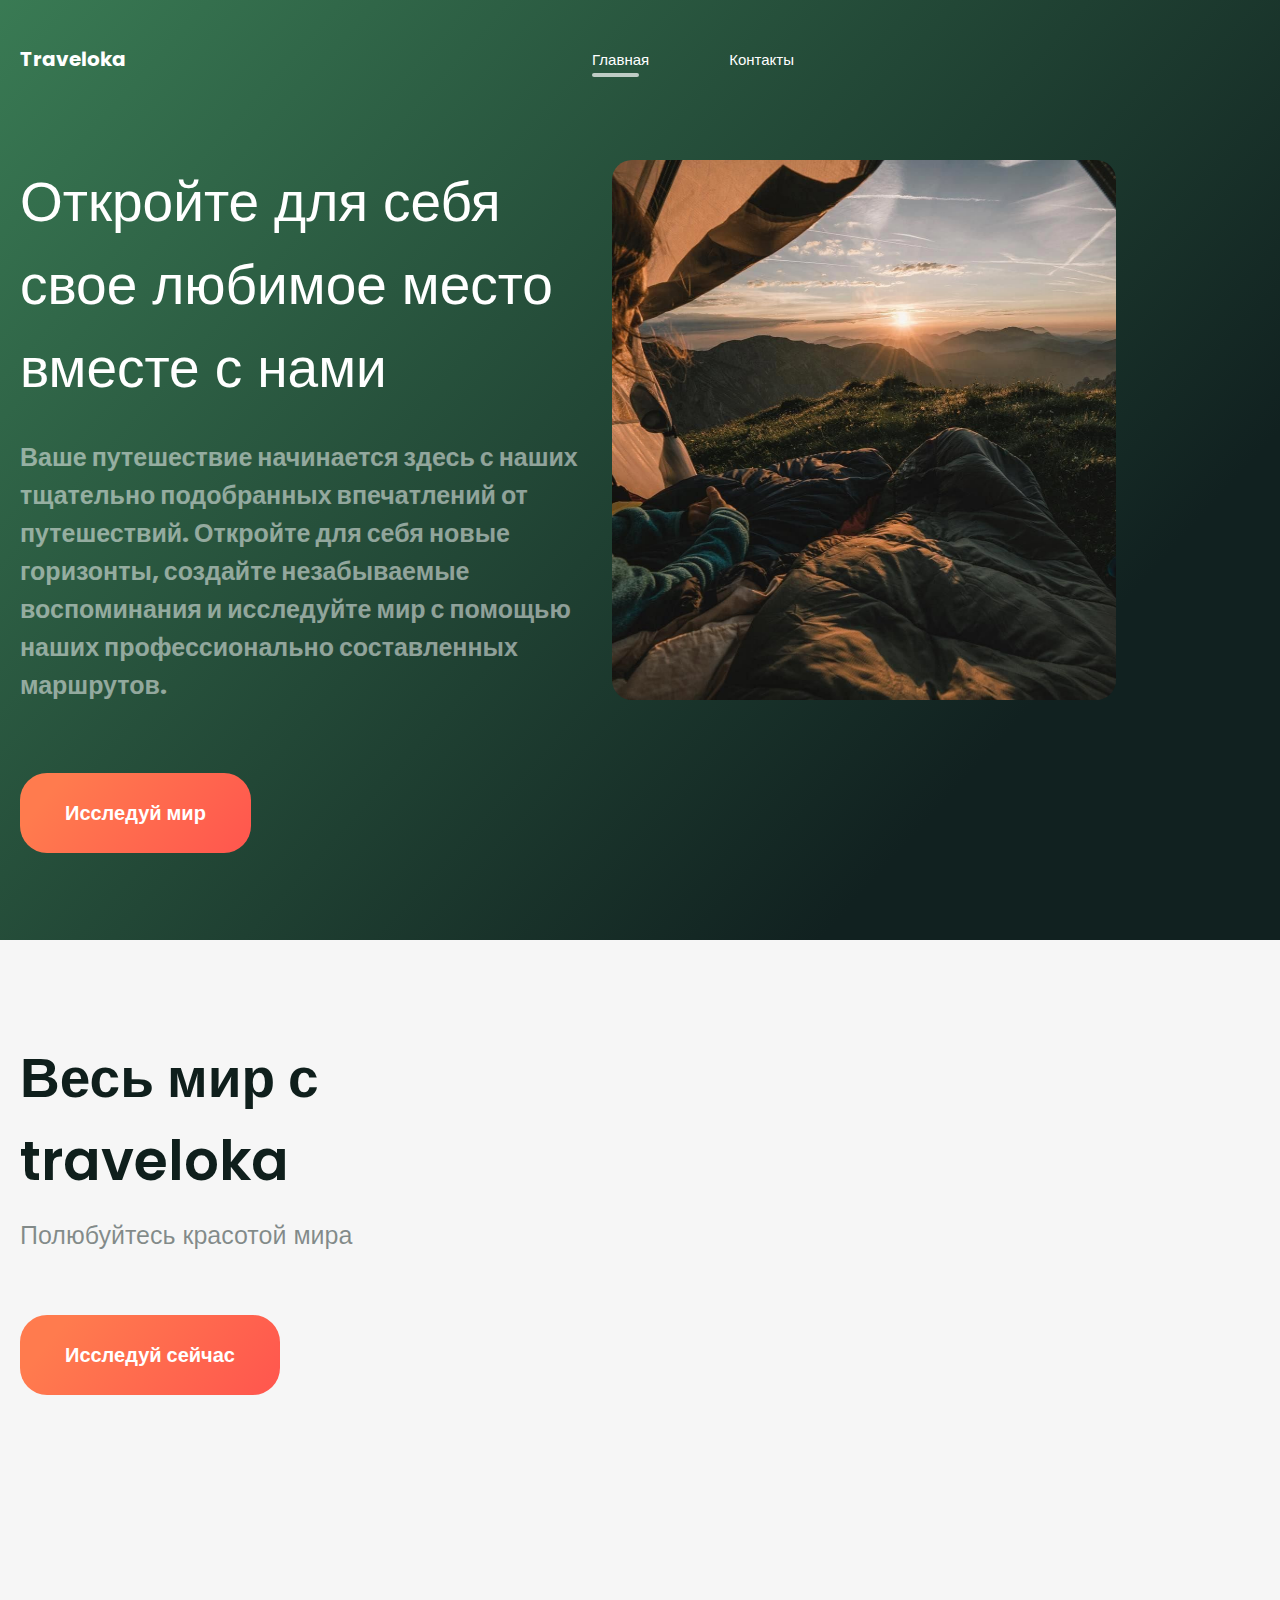
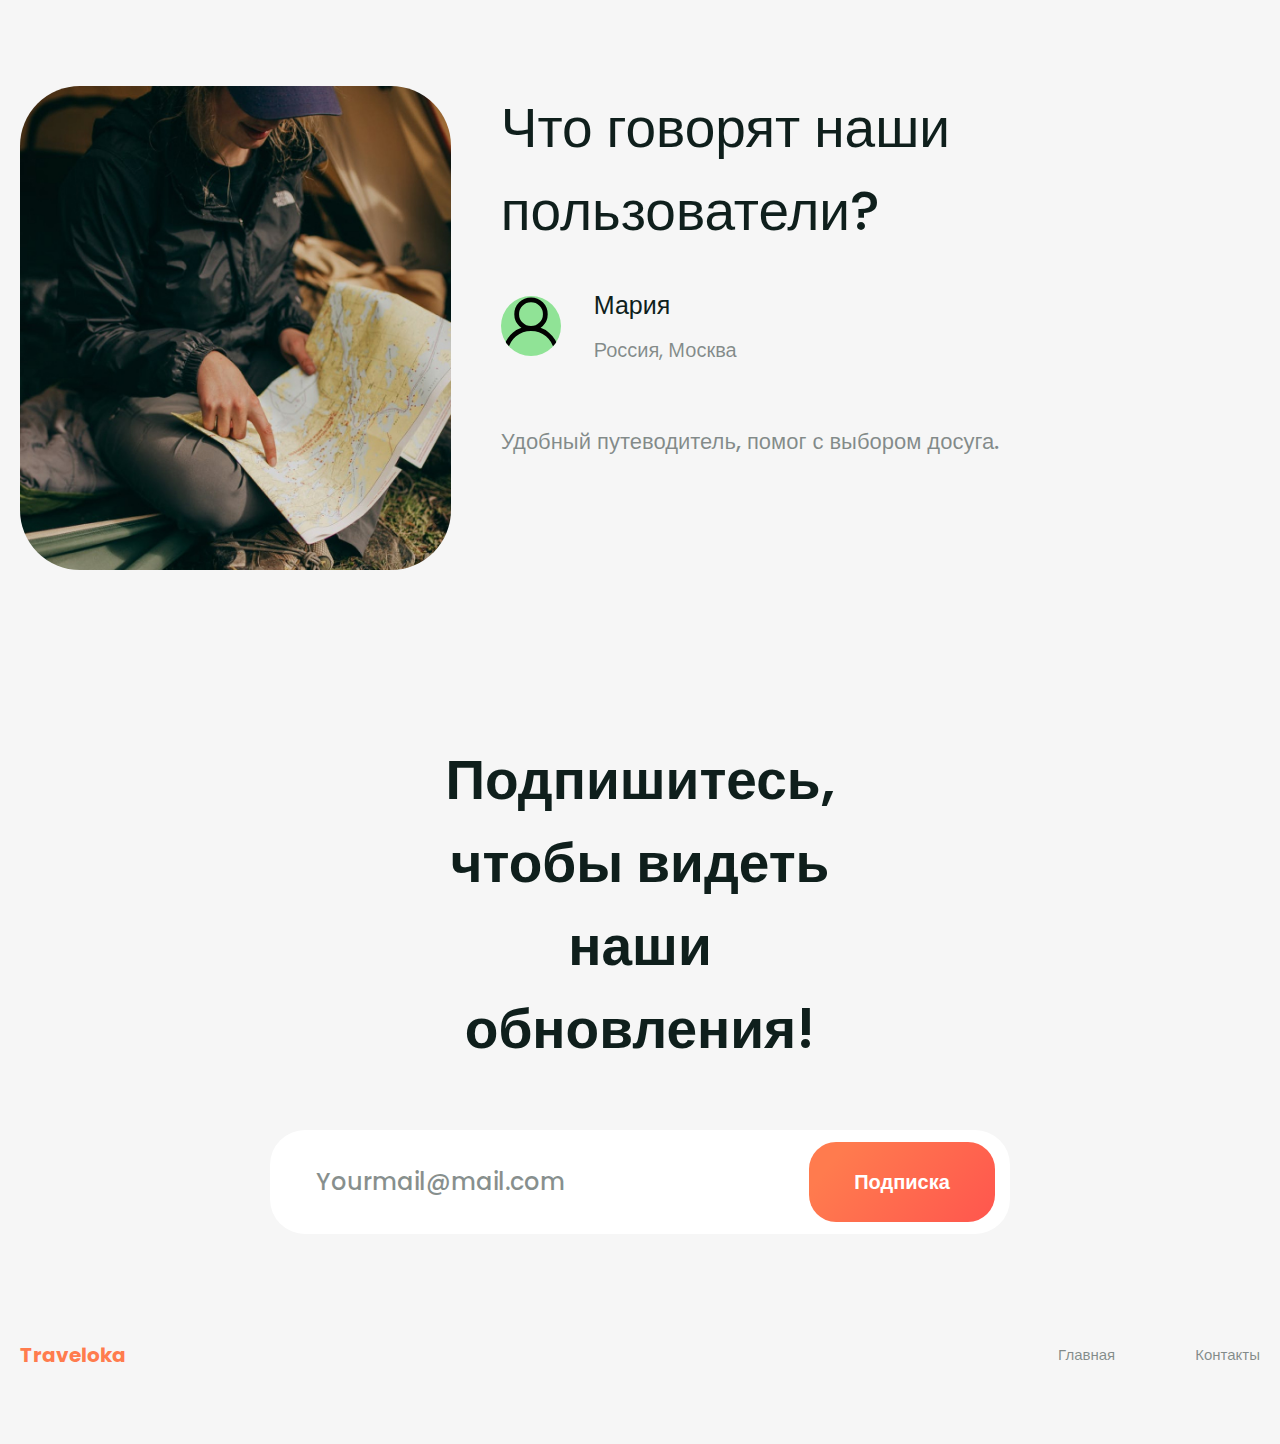
<file: index.html>
<!DOCTYPE html>
<html lang="ru">
    <head>
		<meta charset="UTF-8" />
		<meta http-equiv="X-UA-Compatible" content="IE=edge" />
		<meta name="viewport" content="width=device-width, initial-scale=1.0" />
		<title>Travel project</title>
		<link rel="stylesheet" href="./assets/css/index.css" />
		<link rel="stylesheet" href="https://cdnjs.cloudflare.com/ajax/libs/OwlCarousel2/2.3.4/assets/owl.carousel.min.css" integrity="sha512-tS3S5qG0BlhnQROyJXvNjeEM4UpMXHrQfTGmbQ1gKmelCxlSEBUaxhRBj/EFTzpbP4RVSrpEikbmdJobCvhE3g=="crossorigin="anonymous"referrerpolicy="no-referrer"/>
		<link rel="stylesheet" href="https://cdnjs.cloudflare.com/ajax/libs/OwlCarousel2/2.3.4/assets/owl.theme.default.css"integrity="sha512-OTcub78R3msOCtY3Tc6FzeDJ8N9qvQn1Ph49ou13xgA9VsH9+LRxoFU6EqLhW4+PKRfU+/HReXmSZXHEkpYoOA=="crossorigin="anonymous"referrerpolicy="no-referrer"/>
	</head>
<body>
    <header class="header">
        <div class="container">
            <div class="header__top">
                <nav class="nav">
                    <div class="nav__logo">
                        <h2 class="logo"><a href="#">Traveloka</a></h2>
                    </div>
                    <div class="nav__burger" id="burger">
                        <div class="nav__burger-line"></div>
                        <div class="nav__burger-line"></div>
                        <div class="nav__burger-line"></div>
                    </div>
                    <ul class="nav__list nav__list--header" id="navList">
                        <li><a href="#" class="active">Главная</a></li>
                        <li><a href="./index1.html">Контакты</a></li>
                    </ul>
                    <ul class="nav__login nav__login--header">
                        <!-- <li><a href="#">Регистрация</a></li>
                        <li><a href="#" class="btn">Вход</a></li> -->
                    </ul>
                </nav>
            </div>
            <img id="loading-icon" class="loading__icon__image" src="./assets/img/loading.gif" width="30%" height="30%" alt="Loading...">

            <div class="header__row">
                <div class="header__content">
                    <h1 class="header__title">Откройте для себя свое любимое место вместе с нами</h1>
                    <div class="header__text">
                        <p>Ваше путешествие начинается здесь с наших тщательно подобранных впечатлений от путешествий. Откройте для себя новые горизонты, создайте незабываемые воспоминания и исследуйте мир с помощью наших профессионально составленных маршрутов.</p>
                    </div>
                    <div class="header_button">
                        <a href="./index2.html" class="btn">Исследуй мир</a>
                    </div>
                </div>

                <div class="header__img">
                    <img src="./assets/img/index.jpg" alt="img" />
                </div>
            </div>
        </div>
    </header>

    <section class="destinations">
        <div class="container-right">
            <div class="destinations__row">
                <div class="destinations__content">
                    <h2 class="destinations__title">Весь мир с traveloka</h2>
                    <div class="destinations__text">
                        <p>Полюбуйтесь красотой мира</p>
                    </div>
                    <a href="./index2.html" class="btn">Исследуй сейчас</a>
                </div>
                <iframe src="https://www.google.com/maps/embed?pb=!4v1732342065623!6m8!1m7!1sDVubMlZymEIAAAQINSR9pA!2m2!1d24.41253504889598!2d54.47484748834667!3f77.35426456791927!4f4.2078608658107015!5f0.7820865974627469" width="600" height="450" style="border:0;" allowfullscreen="" loading="lazy" referrerpolicy="no-referrer-when-downgrade"></iframe>

            </div>
        </div>
    </section>
    <section class="customers">
        <div class="container">
            <div class="customers__row">
                <div class="customers__img">
                    <img src="./assets/img/customers.jpg" alt="Customer" />
                </div>
                <div class="customers__content">
                    <h2 class="customers__title">Что говорят наши пользователи?</h2>
                    <div class="review__client">
                        <div class="review__client-avatar">
                            <img src="./assets/img/account-svgrepo-com.svg" alt="img" />
                        </div>
                        <div class="review__client-desc">
                            <h3 class="review__client-desc-name">Мария</h3>
                            <p class="review__client-desc-country">Россия, Москва</p>
                        </div>
                    
                        </div>
                        <div class="review__text">
                            <p>Удобный путеводитель, помог с выбором досуга.</p>
                        </div>
                    </div>
                </div>
            </div>
        </div>
    </section>
    <section class="subscribe">
        <div class="container">
            <div class="subscribe__content">
                <h2 class="subscribe__title">Подпишитесь, чтобы видеть наши обновления!</h2>
                <form class="subscribe__form">
                    <input type="email" class="subscribe__form__input" placeholder="Yourmail@mail.com" />
                    <button class="btn">Подписка</button>
                </form>
            </div>
        </div>
    </section>
    <footer class="footer">
        <div class="container">
            <nav class="nav nav--footer">
                <div class="nav__logo">
                    <h2 class="logo logo--footer"><a href="#">Traveloka</a></h2>
                </div>

                <ul class="nav__list nav__list--footer">
                    <li><a href="#" class="active">Главная</a></li>
                    <li><a href="./index1.html">Контакты</a></li>
                </ul>
            </nav>
        </div>
    </footer>
    <script src="./assets/js/index.js"></script>
</body>
</html>
</file>
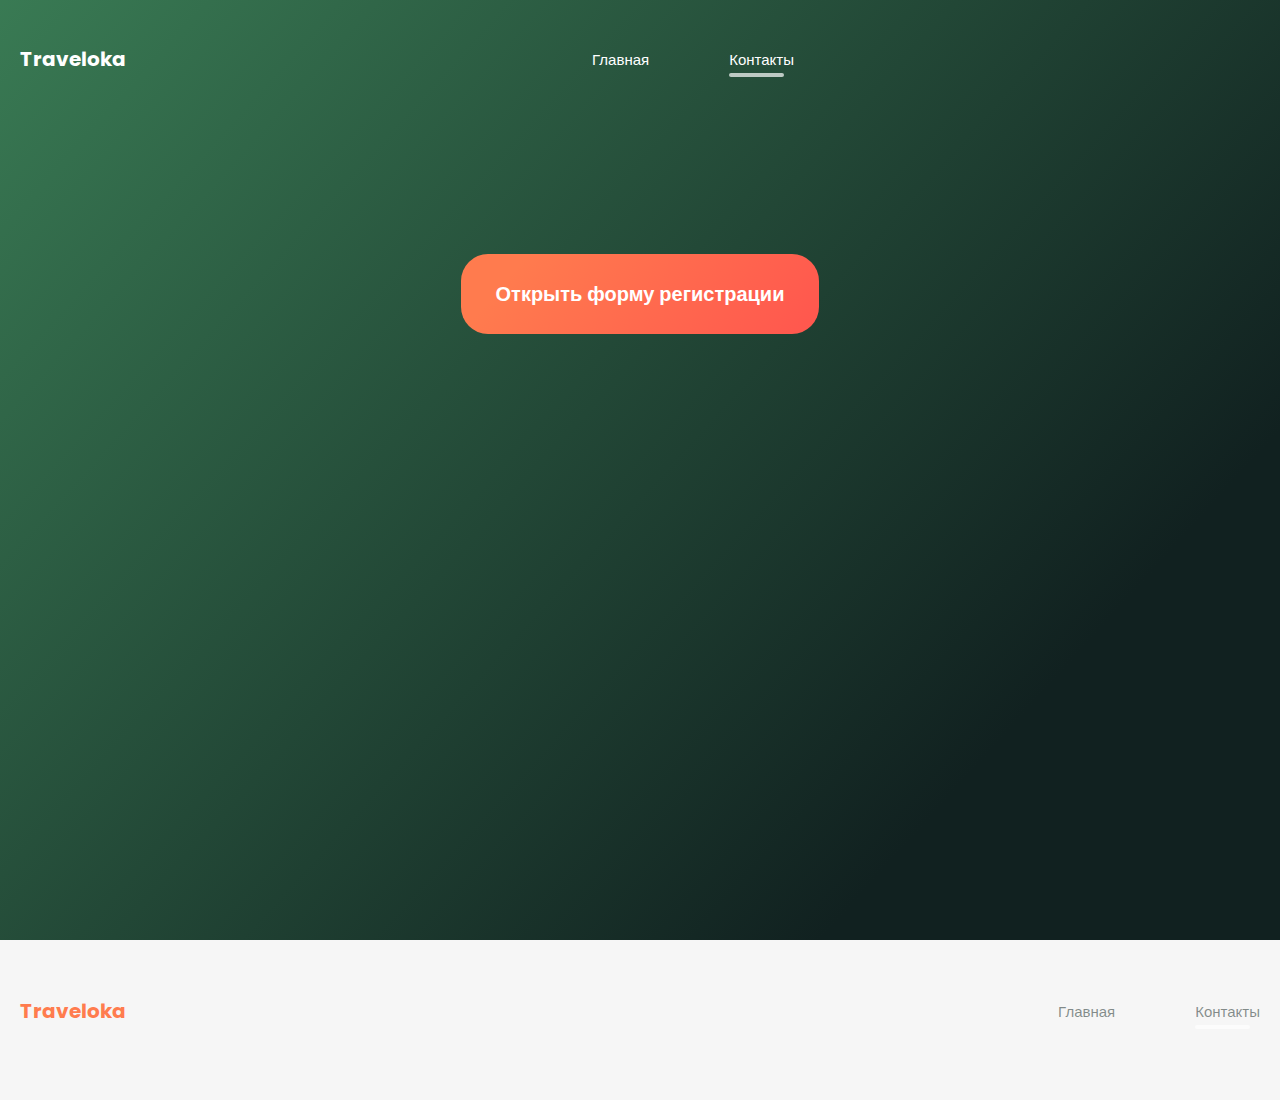
<file: index1.html>
<!DOCTYPE html>
<html lang="ru">
    <head>
		<meta charset="UTF-8" />
		<meta http-equiv="X-UA-Compatible" content="IE=edge" />
		<meta name="viewport" content="width=device-width, initial-scale=1.0" />
		<title>traveloka</title>
		<link rel="stylesheet" href="./assets/css/index1.css" />
		<link rel="stylesheet" href="https://cdnjs.cloudflare.com/ajax/libs/OwlCarousel2/2.3.4/assets/owl.carousel.min.css" integrity="sha512-tS3S5qG0BlhnQROyJXvNjeEM4UpMXHrQfTGmbQ1gKmelCxlSEBUaxhRBj/EFTzpbP4RVSrpEikbmdJobCvhE3g=="crossorigin="anonymous"referrerpolicy="no-referrer"/>
		<link rel="stylesheet" href="https://cdnjs.cloudflare.com/ajax/libs/OwlCarousel2/2.3.4/assets/owl.theme.default.css"integrity="sha512-OTcub78R3msOCtY3Tc6FzeDJ8N9qvQn1Ph49ou13xgA9VsH9+LRxoFU6EqLhW4+PKRfU+/HReXmSZXHEkpYoOA=="crossorigin="anonymous"referrerpolicy="no-referrer"/>
	</head>
<body>
    <header class="header">
        <div class="container">
            <div class="header__top">
                <nav class="nav">
                    <div class="nav__logo">
                        <h2 class="logo"><a href="#">Traveloka</a></h2>
                    </div>
                    <div class="nav__burger" id="burger">
                        <div class="nav__burger-line"></div>
                        <div class="nav__burger-line"></div>
                        <div class="nav__burger-line"></div>
                    </div>
                    <ul class="nav__list nav__list--header" id="navList">
                        <li><a href="./index.html" >Главная</a></li>
                        <li><a href="./index1.html" class="active">Контакты</a></li>
                    </ul>
                    <ul class="nav__login nav__login--header">
                        <!-- <li><a href="#">Регистрация</a></li>
                        <li><a href="#" class="btn">Вход</a></li> -->
                    </ul>
                </nav>
            </div>
        </div>

            <img id="loading-icon" class="loading__icon__image" src="./assets/img/loading.gif" width="30%" height="30%" alt="Loading...">

        <button id="openModalBtn" class="open-modal-button">Открыть форму регистрации</button>

        <div id="registrationModal" class="modal">
            <div class="modal-content">
                <span class="close">&times;</span>
                <h2>Регистрация</h2>
                <form id="registrationForm">
                    <div class="form-group">
                        <label for="firstName">Имя:</label>
                        <input type="text" id="firstName" name="firstName" required>
                    </div>
                    <div class="form-group">
                        <label for="lastName">Фамилия:</label>
                        <input type="text" id="lastName" name="lastName" required>
                    </div>
                    <div class="form-group">
                        <label for="email">Email:</label>
                        <input type="email" id="email" name="email" required>
                    </div>
                    <div class="form-group">
                        <label for="password">Пароль:</label>
                        <input type="password" id="password" name="password" required>
                    </div>
                    <div class="form-group">
                        <label for="confirmPassword">Подтвердите пароль:</label>
                        <input type="password" id="confirmPassword" name="confirmPassword" required>
                    </div>
                    <div class="form-group">
                        <button type="submit">Зарегистрироваться</button>
                    </div>
                </form>
            </div>
        </div>
    </header>
<footer class="footer">
        <div class="container">
            <nav class="nav nav--footer">
                <div class="nav__logo">
                    <h2 class="logo logo--footer"><a href="#">Traveloka</a></h2>
                </div>

                <ul class="nav__list nav__list--footer">
                    <li><a href="./index.html">Главная</a></li>
                    <li><a href="#" class="active">Контакты</a></li>
                </ul>
            </nav>
        </div>
    </footer>
    <script src="./assets/js/index1.js"></script>
</body>
</html>
</file>
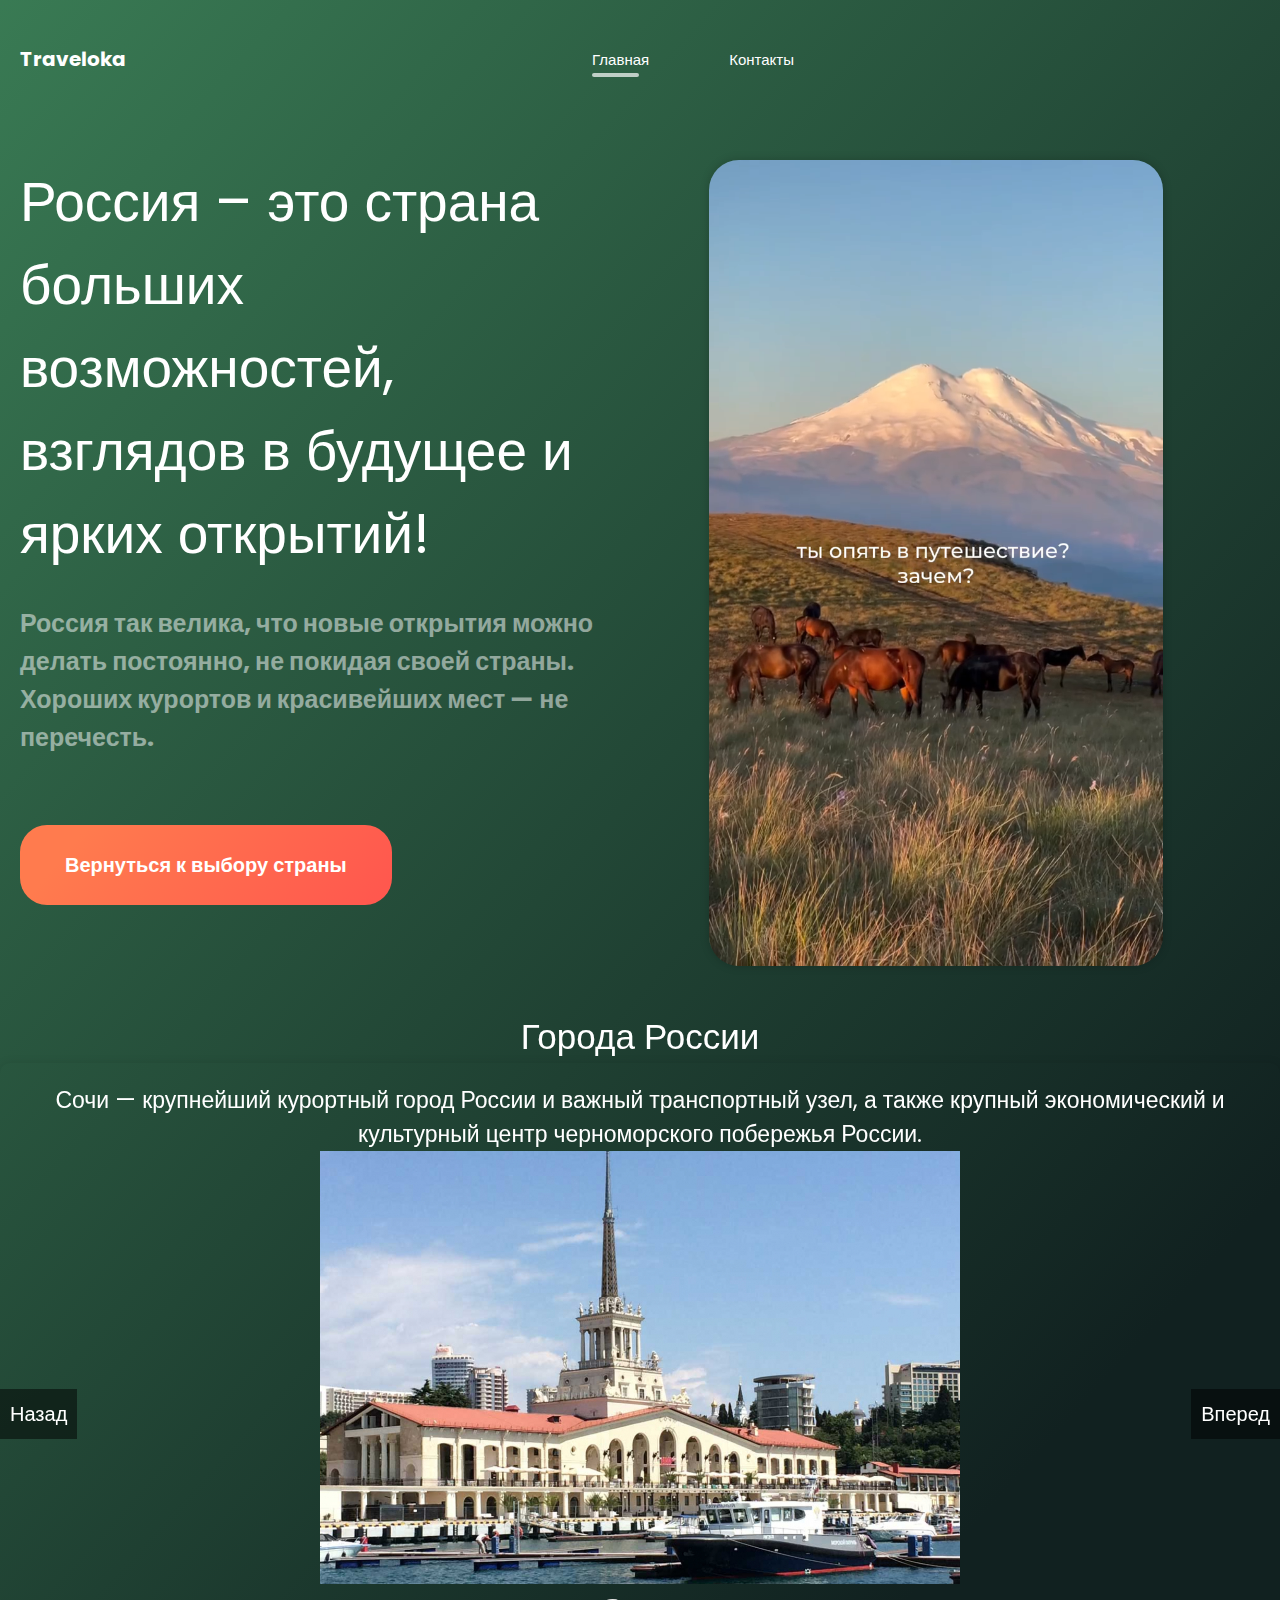
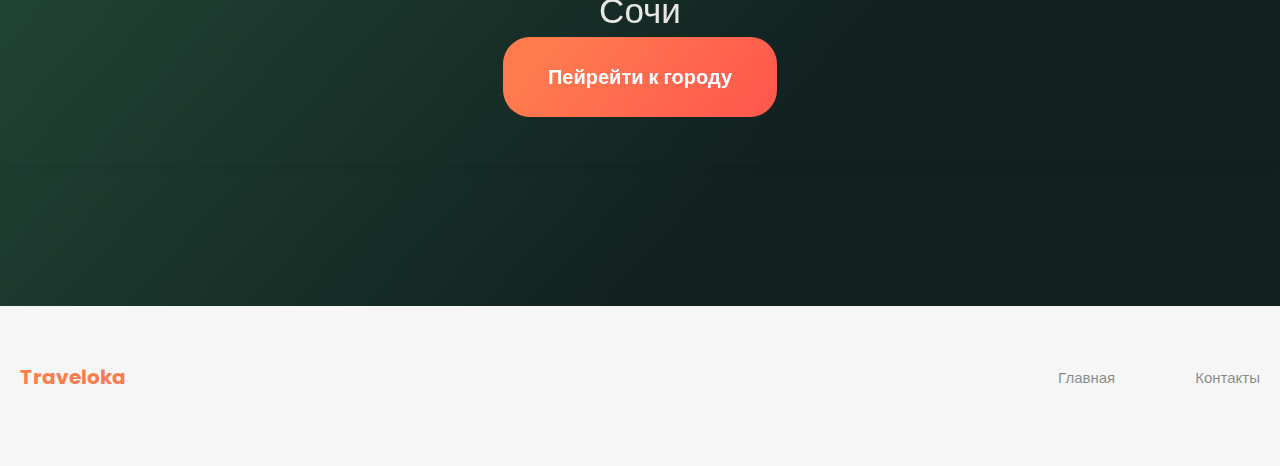
<file: index3.html>
<!DOCTYPE html>
<html lang="ru">
    <head>
		<meta charset="UTF-8" />
		<meta http-equiv="X-UA-Compatible" content="IE=edge" />
		<meta name="viewport" content="width=device-width, initial-scale=1.0" />
		<title>traveloka</title>
		<link rel="stylesheet" href="./assets/css/index3.css" />
		<link rel="stylesheet" href="https://cdnjs.cloudflare.com/ajax/libs/OwlCarousel2/2.3.4/assets/owl.carousel.min.css" integrity="sha512-tS3S5qG0BlhnQROyJXvNjeEM4UpMXHrQfTGmbQ1gKmelCxlSEBUaxhRBj/EFTzpbP4RVSrpEikbmdJobCvhE3g=="crossorigin="anonymous"referrerpolicy="no-referrer"/>
		<link rel="stylesheet" href="https://cdnjs.cloudflare.com/ajax/libs/OwlCarousel2/2.3.4/assets/owl.theme.default.css"integrity="sha512-OTcub78R3msOCtY3Tc6FzeDJ8N9qvQn1Ph49ou13xgA9VsH9+LRxoFU6EqLhW4+PKRfU+/HReXmSZXHEkpYoOA=="crossorigin="anonymous"referrerpolicy="no-referrer"/>
	</head>
<body>
    <header class="header">
        <div class="container">
            <div class="header__top">
                <nav class="nav">
                    <div class="nav__logo">
                        <h2 class="logo"><a href="#">Traveloka</a></h2>
                    </div>
                    <div class="nav__burger" id="burger">
                        <div class="nav__burger-line"></div>
                        <div class="nav__burger-line"></div>
                        <div class="nav__burger-line"></div>
                    </div>
                    <ul class="nav__list nav__list--header" id="navList">
                        <li><a href="#" class="active">Главная</a></li>
                        <li><a href="./index1.html">Контакты</a></li>
                    </ul>
                    <ul class="nav__login nav__login--header">
                        <!-- <li><a href="#">Регистрация</a></li>
                        <li><a href="#" class="btn">Вход</a></li> -->
                    </ul>
                </nav>
            </div>
                            <!-- <div id="loading-icon"> -->
                                <img id="loading-icon" class="loading__icon__image" src="./assets/img/loading.gif" width="30%" height="30%" alt="Loading...">
                                <!-- </div> -->

            <div class="header__row">
                <div class="header__content">
                    <h1 class="header__title">Россия – это страна больших возможностей, взглядов в будущее и ярких открытий!</h1>
                    <div class="header__text">
                        <p>Россия так велика, что новые открытия можно делать постоянно, не покидая своей страны. Хороших курортов и красивейших мест — не перечесть.</p>
                    </div>
                    <a href="./index2.html" class="btn">Вернуться к выбору страны</a>
                </div>
                <div class="video-container">
                    <video class="video-frame" autoplay loop muted>
                        <source src="./assets/img/video.mp4" type="video/mp4">
                        <source src="./assets/img/video.mp4" type="video/ogg">
                    </video>
                </div>
            </div>
        </div>
        <div class="product">
            <h2 class="product__txt">Города России</h2>
            <div class="slider-container">

                <div class="slider">
                    <div class="slide"> 
                        <div class="slide__text">
                            <p>Сочи — крупнейший курортный город России и важный транспортный узел, а также крупный экономический и культурный центр черноморского побережья России.</p>
                            <div class="product__card">
                                <img src="./assets/img/ssssochi.jpg"  id="openModal" style="cursor: pointer;" alt="img" class="product__img">
                                <h3 class="slide__title">Сочи</h3>
                                <a href="#" class="btn">Пейрейти к городу</a>
                            </div>
                        </div>
                    </div>
                    <div class="slide">
                        <div class="slide__text">
                            <p>Оренбург — город в России, административный центр Оренбургской области.  В городе развита сеть образовательных учреждений.</p>
                            <div class="product__card">
                                <img src="./assets/img/orenburg.jpg"  id="openModal" style="cursor: pointer;" alt="img" class="product__img">
                                <h3 class="product__h3">Оренбург</h3>
                                <a href="#" class="btn">Пейрейти к городу</a>
                            </div>
                        </div>
                    </div>
                    <div class="slide">
                        <div class="slide__text">
                            <p>Новороссийск — город на юге России, в Краснодарском крае. В городе расположена Военно-морская база Черноморского флота Российской Федерации и крупнейший порт России и Чёрного моря.</p>
                            <div class="product__card">
                                <img src=".//assets/img/novorossijsk.jpg"  id="openModal" style="cursor: pointer;" alt="img" class="product__img">
                                <h3 class="product__h3">Новороссийск</h3>
                                <a href="#" class="btn">Пейрейти к городу</a>
                            </div>
                        </div>
                    </div>
                    <div class="slide">
                        <div class="slide__text">
                            <p>Грозный — город на Северном Кавказе, на юге России, столица Чеченской Республики. Один из крупнейших городов Северного Кавказа: второе место по площади и третье — по населению</p>
                            <div class="product__card">
                                <img src="./assets/img/groz.jpg"  id="openModal" style="cursor: pointer;" alt="img" class="product__img">
                                <h3 class="product__h3">Грозный</h3>
                                <a href="#" class="btn">Пейрейти к городу</a>
                             </div>
                        </div>
                    </div>
                    <div class="slide">
                        <div class="slide__text">
                            <p>Челябинск — город в Российской Федерации, административный центр Челябинской области.  Крупный промышленный центр, деловой, научный, культурный и спортивный центр Южного Урала.</p>
                            <div class="product__item"><div class="product__card">
                                <img src="./assets/img/CHelyabinsk.jpg"  id="openModal" style="cursor: pointer;" alt="img" class="product__img">
                                <h3 class="product__h3">Челябинск</h3>
                                <a href="./index5.html" class="btn">Пейрейти к городу</a>
                            </div>
                        </div>
                    </div>
                </div>
            </div>
            <button class="prev-btn">Назад</button>
            <button class="next-btn">Вперед</button>
        </div>
    </header>

<footer class="footer">
        <div class="container">
            <nav class="nav nav--footer">
                <div class="nav__logo">
                    <h2 class="logo logo--footer"><a href="#">Traveloka</a></h2>
                </div>

                <ul class="nav__list nav__list--footer">
                    <li><a href="./index.html">Главная</a></li>
                    <li><a href="./index1.html">Контакты</a></li>
                </ul>
            </nav>
        </div>
    </footer>
    <script src="./assets/js/index3.js"></script>
</body>
</html>
</file>
<file: assets/css/index.css>
@import './reset.css';
@import url("https://fonts.googleapis.com/css2?family=Poppins:wght@400;500;600;700&display=swap");
* {
  margin: 0;
  padding: 0;
}

.loading__icon__image {
  display: flex;
  margin: 0 auto;
  justify-content: center;
}

:root {
  --container-width: 1270px;
  --container-padding: 15px;
  --secondary: rgba(15, 31, 28, 0.5);
  --orange: #ff7c4e;
}

body {
  font-family: "Poppins", sans-serif;
  background-color: #f6f6f6;
  color: #0f1f1c;
}

.none {
  display: none !important;
}

.container {
  max-width: var(--container-width);
  padding: 0 var(--container-padding);
  margin: 0 auto;
}

.container-right {
  padding-left: calc((100% - var(--container-width)) / 2 + var(--container-padding));
}

.container-left {
  padding-right: calc((100% - var(--container-width)) / 2 + var(--container-padding));
}

.block {
  height: 200px;
  background-color: darkseagreen;
}

a, button {
  text-decoration: none;
  display: inline-block;
  transition: transform 0.3s ease;
}
a:hover, button:hover {
  transform: scale(1.2);
}

.header {
  overflow: hidden;
  position: relative;
  min-height: 940px;
  padding-top: 44px;
  background: linear-gradient(132.05deg, #428e5f -17.38%, #112120 78.4%), #204434;
  color: #fff;
}
.header a {
  color: #fff;
}
.header__top {
  margin-bottom: 86px;
}
.header__button {
  display: flex;
  margin-bottom: 30px;
}
.header__row {
  display: flex;
}
.header__content {
  max-width: 592px;
  position: relative;
  z-index: 1;
}
.header__img {
  position: relative;
  flex-grow: 1;
}
.header__img img {
  top: -181px;
  right: -87px;
  max-width: unset;
  width: 504px;
  height: 540px;
  pointer-events: none;
  border-radius: 20px;
}
.header__title {
  margin-bottom: 30px;
  font-size: 55px;
}
.header__text {
  margin-bottom: 68px;
  font-size: 25px;
  font-weight: 700;
  color: rgba(255, 255, 255, 0.5);
}

.nav {
  display: flex;
  justify-content: space-between;
  align-items: center;
  -moz-column-gap: 80px;
       column-gap: 80px;
}
.nav__list {
  display: flex;
  -moz-column-gap: 80px;
       column-gap: 80px;
  font-size: 15px;
  font-weight: 500;
}
.nav__list a {
  position: relative;
}
.nav__list a.active::after, .nav__list a:hover::after {
  content: "";
  position: absolute;
  left: 0;
  right: 10px;
  bottom: -6px;
  display: block;
  height: 4px;
  background-color: rgba(255, 255, 255, 0.7019607843);
  border-radius: 50px;
}
.nav__login {
  display: flex;
  align-items: center;
  -moz-column-gap: 25px;
       column-gap: 25px;
  font-size: 15px;
  font-weight: 500;
}

.nav__burger {
  display: none;
  flex-direction: column;
  cursor: pointer;
}

.nav__burger-line {
  width: 25px;
  height: 3px;
  background-color: rgb(255, 255, 255);
  margin: 4px 0;
}

@media (max-width: 600px) {
  .nav__burger {
    display: flex;
  }
  .nav__list--header {
    display: none;
    flex-direction: column;
    width: 70%;
    height: 50%;
    background-color: rgba(0, 0, 0, 0.8156862745);
    position: absolute;
    top: 60px;
    left: 0;
    padding: 20px;
  }
  .nav__list--header.active {
    display: flex;
    justify-content: center;
    gap: 40px;
    z-index: 2;
  }
  .nav__list--header li {
    margin: 10px 0;
  }
  .nav__login--header {
    display: none;
  }
}
.logo {
  font-size: 20px;
  color: #fff;
  font-weight: 700;
}
.logo a {
  color: inherit !important;
}
.logo--footer {
  color: var(--orange);
}

.destinations {
  overflow-x: hidden;
  padding: 96px 0 100px;
}
.destinations__row {
  display: flex;
  -moz-column-gap: 50px;
       column-gap: 50px;
}
.destinations__content {
  max-width: 456px;
}
.destinations__title {
  margin-bottom: 15px;
  font-size: 55px;
  font-weight: 600;
}
.destinations__text {
  margin-bottom: 60px;
  font-size: 25px;
  font-weight: 500;
  color: var(--secondary);
}

.customers {
  padding: 100px 0 133px;
}
.customers__row {
  display: flex;
  -moz-column-gap: 68px;
       column-gap: 68px;
}
.customers__img {
  max-width: 478px;
}
.customers__img img {
  border-radius: 60px;
}
.customers__title {
  margin-bottom: 35px;
  font-size: 45px;
  font-weight: 500;
}

.review {
  max-width: 490px;
}
.review__client {
  display: flex;
  align-items: center;
  -moz-column-gap: 33px;
       column-gap: 33px;
  margin-bottom: 60px;
}
.review__client-avatar {
  overflow: hidden;
  width: 60px;
  height: 60px;
  border-radius: 50%;
  background-color: #90e396;
}
.review__client-desc-name {
  margin-bottom: 10px;
  font-size: 25px;
  font-weight: 500;
}
.review__client-desc-country {
  font-size: 20px;
  color: var(--secondary);
}
.review__text {
  margin-bottom: 30px;
  color: var(--secondary);
  font-size: 22px;
  font-weight: 500;
}

.subscribe {
  padding: 35px 0 50px;
}
.subscribe__content {
  display: flex;
  flex-direction: column;
  align-items: center;
  text-align: center;
}
.subscribe__title {
  margin-bottom: 60px;
  max-width: 494px;
  font-size: 55px;
  font-weight: 600;
}
.subscribe__form {
  padding: 12px 15px 12px 46px;
  border-radius: 35px;
  background-color: #fff;
  display: flex;
  -moz-column-gap: 20px;
       column-gap: 20px;
}
.subscribe__form__input {
  font-size: 24px;
  font-weight: 500;
}
.subscribe__form__input::-moz-placeholder {
  color: var(--secondary);
}
.subscribe__form__input::placeholder {
  color: var(--secondary);
}

.footer {
  padding: 56px 0 74px;
}
.footer a {
  color: var(--secondary);
}
.footer a.active::after, .footer a:hover::after {
  display: none;
}

.btn {
  display: inline-block;
  padding: 25px 45px;
  color: #fff !important;
  background: linear-gradient(129.54deg, #ff7b4e 15.57%, #ff584e 95.03%);
  border-radius: 27px;
  font-size: 20px;
  font-weight: 600;
}
.btn:hover {
  color: rgb(245, 198, 127) !important;
  transition: color 0.2s ease-in;
}
.btn:active {
  position: relative;
  top: 1px;
}

@media (max-width: 767px) {
  .header {
    min-height: 600px;
    padding-top: 30px;
  }
  .header__title {
    font-size: 20px;
  }
  .header__text {
    font-size: 15px;
    margin-bottom: 30px;
  }
  .nav {
    flex-direction: column;
    align-items: flex-start;
    row-gap: 20px;
  }
  .nav__list {
    flex-direction: column;
    row-gap: 10px;
  }
  .nav__login {
    flex-direction: column;
    row-gap: 10px;
  }
  .destinations__row,
  .customers__row {
    flex-direction: column;
    row-gap: 30px;
  }
  .destinations__title,
  .customers__title {
    font-size: 30px;
  }
  .destinations__text,
  .customers__text {
    font-size: 18px;
  }
  .review__client {
    flex-direction: column;
    row-gap: 20px;
  }
  .subscribe__title {
    font-size: 30px;
  }
  .subscribe__form {
    display: flex;
    align-items: center;
    justify-content: center;
    flex-direction: column;
    row-gap: 10px;
  }
  .footer {
    padding: 30px 0;
  }
}
@media (min-width: 768px) and (max-width: 1023px) {
  .header {
    min-height: 700px;
    padding-top: 25px;
  }
  .header__title {
    font-size: 40px;
  }
  .header__text {
    font-size: 15px;
    margin-bottom: 40px;
  }
  .nav {
    -moz-column-gap: 40px;
         column-gap: 40px;
  }
  .nav__list {
    -moz-column-gap: 40px;
         column-gap: 40px;
  }
  .destinations__row,
  .customers__row {
    -moz-column-gap: 30px;
         column-gap: 30px;
  }
  .destinations__title,
  .customers__title {
    font-size: 40px;
  }
  .destinations__text,
  .customers__text {
    font-size: 20px;
  }
  .review__client {
    -moz-column-gap: 20px;
         column-gap: 20px;
  }
  .subscribe__title {
    font-size: 40px;
  }
  .subscribe__form {
    -moz-column-gap: 10px;
         column-gap: 10px;
  }
  .footer {
    padding: 40px 0;
  }
}
@media (min-width: 1024px) {
  .header {
    min-height: 940px;
    padding-top: 44px;
  }
  .header__title {
    font-size: 55px;
  }
  .header__text {
    font-size: 25px;
    margin-bottom: 68px;
  }
  .nav {
    -moz-column-gap: 80px;
         column-gap: 80px;
  }
  .nav__list {
    -moz-column-gap: 80px;
         column-gap: 80px;
  }
  .destinations__row,
  .customers__row {
    -moz-column-gap: 50px;
         column-gap: 50px;
  }
  .destinations__title,
  .customers__title {
    font-size: 55px;
  }
  .destinations__text,
  .customers__text {
    font-size: 25px;
  }
  .review__client {
    -moz-column-gap: 33px;
         column-gap: 33px;
  }
  .subscribe__title {
    font-size: 55px;
  }
  .subscribe__form {
    -moz-column-gap: 20px;
         column-gap: 20px;
  }
  .footer {
    padding: 56px 0 74px;
  }
}
@media (max-width: 850px) {
  .container-right {
    padding-right: 15px;
  }
  .header {
    padding-top: 20px;
    min-height: unset;
  }
  .header__top {
    margin-bottom: 40px;
  }
  .header__row {
    flex-direction: column;
  }
  .header__img img {
    position: static;
    width: 70%;
    height: auto;
    margin-top: 50px;
  }
  .header__img::after {
    top: 100px;
    right: 0px;
  }
  .header__title {
    margin-bottom: 20px;
    font-size: 35px;
  }
  .header__text {
    max-width: 400px;
    margin-bottom: 40px;
    font-size: 20px;
  }
  .btn--header {
    padding: 20px 30px;
    font-size: 20px;
    border-radius: 18px;
  }
  .destinations {
    padding: 40px 0 50px;
  }
  .destinations__row {
    flex-direction: column;
    row-gap: 30px;
  }
  .destinations__title {
    margin-bottom: 10px;
    font-size: 35px;
  }
  .destinations__text {
    margin-bottom: 30px;
    font-size: 20px;
  }
  .btn {
    padding: 20px 35px;
    border-radius: 20px;
    font-size: 18px;
  }
  .btn--login {
    padding: 13px 44px;
    font-size: 15px;
    font-weight: 500;
    border-radius: 100px;
  }
  .customers {
    padding: 50px 0 60px;
  }
  .customers__row {
    -moz-column-gap: 30px;
         column-gap: 30px;
  }
  .customers__title {
    margin-bottom: 25px;
    font-size: 35px;
  }
  .review__client {
    -moz-column-gap: 30px;
         column-gap: 30px;
    margin-bottom: 20px;
  }
  .review__client-avatar {
    width: 80px;
    height: 80px;
  }
  .review__client-desc-name {
    margin-bottom: 5px;
    font-size: 23px;
  }
  .review__client-desc-country {
    font-size: 18px;
  }
  .review__text {
    margin-bottom: 20px;
    font-size: 18px;
  }
  .customers__img img {
    max-width: 250px;
    border-radius: 40px;
  }
  .subscribe {
    padding: 25px 0 30px;
  }
  .subscribe__title {
    margin-bottom: 30px;
    font-size: 35px;
  }
  .subscribe-form {
    padding: 10px 10px 10px 20px;
    border-radius: 25px;
    -moz-column-gap: 10px;
         column-gap: 10px;
  }
  .subscribe-form__input {
    font-size: 20px;
  }
  .nav__login--footer {
    display: none;
  }
}
@media (max-width: 640px) {
  .customers__row {
    flex-direction: column-reverse;
    row-gap: 30px;
  }
}
@media (max-width: 600px) {
  .nav--footer {
    flex-direction: column-reverse;
    row-gap: 30px;
  }
}
@media (max-width: 460px) {
  .customers__img img {
    max-width: 100%;
  }
  .subscribe-form {
    padding: 10px;
    flex-direction: column;
    row-gap: 10px;
  }
  .subscribe-form__input {
    padding: 15px 0;
    text-align: center;
    background-color: #f0f0f0;
    border-radius: 20px;
    font-size: 18px;
  }
  .nav__list--footer {
    flex-direction: column;
    row-gap: 15px;
    align-items: center;
    margin-left: 30%;
  }
}
@media (max-width: 460px) {
  .nav--mobile .nav__toggle {
    top: 20px;
    right: 15px;
  }
  .nav--mobile .nav__list,
  .nav--mobile .nav__login {
    row-gap: 20px;
  }
}/*# sourceMappingURL=index.css.map */
</file>
<file: assets/css/index1.css>
@import './reset.css';
@import url("https://fonts.googleapis.com/css2?family=Poppins:wght@400;500;600;700&display=swap");
* {
  margin: 0;
  padding: 0;
}

:root {
  --container-width: 1270px;
  --container-padding: 15px;
  --secondary: rgba(15, 31, 28, 0.5);
  --orange: #ff7c4e;
}

body {
  font-family: "Poppins", sans-serif;
  background-color: #f6f6f6;
  color: #0f1f1c;
}

.loading__icon__image {
  display: flex;
  margin: 0 auto;
  justify-content: center;
}

.none {
  display: none !important;
}

.container {
  max-width: var(--container-width);
  padding: 0 var(--container-padding);
  margin: 0 auto;
}

.container-right {
  padding-left: calc((100% - var(--container-width)) / 2 + var(--container-padding));
}

.container-left {
  padding-right: calc((100% - var(--container-width)) / 2 + var(--container-padding));
}

.block {
  height: 200px;
  background-color: darkseagreen;
}

a, button {
  text-decoration: none;
  display: inline-block;
  transition: transform 0.3s ease;
}
a:hover, button:hover {
  transform: scale(1.2);
}

.header {
  overflow: hidden;
  position: relative;
  min-height: 940px;
  padding-top: 44px;
  background: linear-gradient(132.05deg, #428e5f -17.38%, #112120 78.4%), #204434;
  color: #fff;
}
.header a {
  color: #fff;
}
.header__top {
  margin-bottom: 86px;
}
.header__row {
  display: flex;
}
.header__content {
  max-width: 592px;
  position: relative;
  z-index: 1;
}
.header__img {
  position: relative;
  flex-grow: 1;
}
.header__img img {
  top: -181px;
  right: -87px;
  max-width: unset;
  width: 504px;
  height: 540px;
  pointer-events: none;
  border-radius: 20px;
}
.header__title {
  margin-bottom: 30px;
  font-size: 55px;
}
.header__text {
  margin-bottom: 68px;
  font-size: 25px;
  font-weight: 700;
  color: rgba(255, 255, 255, 0.5);
}

.nav {
  display: flex;
  justify-content: space-between;
  align-items: center;
  -moz-column-gap: 80px;
       column-gap: 80px;
}
.nav__list {
  display: flex;
  -moz-column-gap: 80px;
       column-gap: 80px;
  font-size: 15px;
  font-weight: 500;
}
.nav__list a {
  position: relative;
}
.nav__list a.active::after,
.nav__list a:hover::after {
  content: "";
  position: absolute;
  left: 0;
  right: 10px;
  bottom: -6px;
  display: block;
  height: 4px;
  background-color: rgba(255, 255, 255, 0.7019607843);
  border-radius: 50px;
}

.nav__login {
  display: flex;
  align-items: center;
  -moz-column-gap: 25px;
       column-gap: 25px;
  font-size: 15px;
  font-weight: 500;
}
.nav__toggle {
  display: none;
}

.nav__burger {
  display: none;
  flex-direction: column;
  cursor: pointer;
}

.nav__burger-line {
  width: 25px;
  height: 3px;
  background-color: rgb(255, 255, 255);
  margin: 4px 0;
}

@media (max-width: 600px) {
  .nav__burger {
    display: flex;
  }
  .nav__list--header {
    display: none;
    flex-direction: column;
    width: 70%;
    height: 50%;
    background-color: rgba(0, 0, 0, 0.8156862745);
    position: absolute;
    top: 60px;
    left: 0;
    padding: 20px;
  }
  .nav__list--header.active {
    display: flex;
    justify-content: center;
    gap: 40px;
    z-index: 2;
  }
  .nav__list--header li {
    margin: 10px 0;
  }
  .nav__login--header {
    display: none;
  }
}
.logo {
  font-size: 20px;
  color: #fff;
  font-weight: 700;
}
.logo a {
  color: inherit !important;
}

.logo--footer {
  color: var(--orange);
}

.open-modal-button {
  display: flex;
  margin: 0 auto;
  margin-top: 20vh;
}

#openModalBtn {
  padding: 25px 35px;
  color: #fff !important;
  background: linear-gradient(129.54deg, #ff7b4e 15.57%, #ff584e 95.03%);
  border-radius: 27px;
  font-size: 20px;
  font-weight: 600;
  margin-bottom: 20%;
}

#openModalBtn:hover {
  background-color: #db9c0a;
}

.modal {
  display: none;
  position: fixed;
  z-index: 1;
  left: 0;
  top: 0;
  width: 100%;
  height: 100%;
  overflow: auto;
  background-color: rgba(0, 0, 0, 0.4);
}

.modal-content {
  background-color: rgba(0, 0, 0, 0.8431372549);
  margin: 15% auto;
  padding: 20px;
  border: 1px solid #888;
  width: 80%;
  max-width: 400px;
  border-radius: 8px;
  position: relative;
}

.close {
  color: #aaa;
  float: right;
  font-size: 28px;
  font-weight: bold;
  position: absolute;
  top: 10px;
  right: 15px;
  cursor: pointer;
}

.close:hover,
.close:focus {
  color: black;
  text-decoration: none;
  cursor: pointer;
}

.form-group {
  margin-bottom: 15px;
}

.form-group label {
  display: block;
  margin-bottom: 5px;
  font-weight: bold;
}

.form-group input {
  width: 100%;
  padding: 10px;
  border: 1px solid #ccc;
  border-radius: 4px;
  box-sizing: border-box;
}

.form-group button {
  width: 100%;
  padding: 10px;
  background-color: #236c34;
  border: none;
  border-radius: 4px;
  color: #fff;
  font-size: 16px;
  cursor: pointer;
}

.form-group button:hover {
  background-color: #1a2d1e;
}

.footer {
  padding: 56px 0 74px;
}
.footer a {
  color: var(--secondary);
}
.footer a a.active::after,
.footer a a:hover::after {
  display: none;
}

.btn {
  display: inline-block;
  padding: 25px 45px;
  color: #fff !important;
  background: linear-gradient(129.54deg, #ff7b4e 15.57%, #ff584e 95.03%);
  border-radius: 27px;
  font-size: 20px;
  font-weight: 600;
}
.btn :hover {
  color: rgb(245, 198, 127) !important;
  transition: color 0.2s ease-in;
}
.btn :active {
  position: relative;
  top: 1px;
}

@media (max-width: 767px) {
  .header {
    min-height: 600px;
    padding-top: 20px;
  }
  .header__title {
    font-size: 30px;
  }
  .header__text {
    font-size: 18px;
    margin-bottom: 30px;
  }
  .nav {
    flex-direction: column;
    align-items: flex-start;
    row-gap: 20px;
  }
  .nav__list {
    flex-direction: column;
    row-gap: 10px;
  }
  .nav__login {
    flex-direction: column;
    row-gap: 10px;
  }
  .footer {
    padding: 30px 0;
  }
}
@media (min-width: 768px) and (max-width: 1023px) {
  .header {
    min-height: 700px;
    padding-top: 30px;
  }
  .header__title {
    font-size: 40px;
  }
  .header__text {
    font-size: 20px;
    margin-bottom: 40px;
  }
  .nav {
    -moz-column-gap: 40px;
         column-gap: 40px;
  }
  .nav__list {
    -moz-column-gap: 40px;
         column-gap: 40px;
  }
  .footer {
    padding: 40px 0;
  }
}
@media (min-width: 1024px) {
  .header {
    min-height: 940px;
    padding-top: 44px;
  }
  .header__title {
    font-size: 55px;
  }
  .header__text {
    font-size: 25px;
    margin-bottom: 68px;
  }
  .nav {
    -moz-column-gap: 80px;
         column-gap: 80px;
  }
  .nav__list {
    -moz-column-gap: 80px;
         column-gap: 80px;
  }
  .footer {
    padding: 56px 0 74px;
  }
}
@media (max-width: 850px) {
  .container-right {
    padding-right: 15px;
  }
  .header {
    padding-top: 20px;
    min-height: unset;
  }
  .header__top {
    margin-bottom: 40px;
  }
  .header__row {
    flex-direction: column;
  }
  .header__img img {
    position: static;
    width: 70%;
    height: auto;
    margin-top: 50px;
  }
  .header__img::after {
    top: 100px;
    right: 0px;
  }
  .header__title {
    margin-bottom: 20px;
    font-size: 35px;
  }
  .header__text {
    max-width: 400px;
    margin-bottom: 40px;
    font-size: 20px;
  }
  .btn--header {
    padding: 20px 30px;
    font-size: 20px;
    border-radius: 18px;
  }
  .btn {
    padding: 20px 35px;
    border-radius: 20px;
    font-size: 18px;
  }
  .btn--login {
    padding: 13px 44px;
    font-size: 15px;
    font-weight: 500;
    border-radius: 100px;
  }
  .nav__login--footer {
    display: none;
  }
}
@media (max-width: 600px) {
  .nav--footer {
    flex-direction: column-reverse;
    row-gap: 30px;
  }
}
@media (max-width: 460px) {
  .nav__list--footer {
    flex-direction: column;
    row-gap: 15px;
    align-items: center;
    margin-left: 30%;
  }
}
@media (max-width: 460px) {
  .nav--mobile .nav__toggle {
    top: 20px;
    right: 15px;
  }
  .nav--mobile .nav__list,
  .nav--mobile .nav__login {
    row-gap: 20px;
  }
}/*# sourceMappingURL=index1.css.map */
</file>
<file: assets/css/index3.css>
@charset "UTF-8";
@import './reset.css';
@import url("https://fonts.googleapis.com/css2?family=Poppins:wght@400;500;600;700&display=swap");
* {
  margin: 0;
  padding: 0;
}

:root {
  --container-width: 1270px;
  --container-padding: 15px;
  --secondary: rgba(15, 31, 28, 0.5);
  --orange: #ff7c4e;
}

body {
  font-family: "Poppins", sans-serif;
  background-color: #f6f6f6;
  color: #0f1f1c;
}

.loading__icon__image {
  display: flex;
  margin: 0 auto;
  justify-content: center;
}

.none {
  display: none !important;
}

.container {
  max-width: var(--container-width);
  padding: 0 var(--container-padding);
  margin: 0 auto;
}

.container-right {
  padding-left: calc((100% - var(--container-width)) / 2 + var(--container-padding));
}

.container-left {
  padding-right: calc((100% - var(--container-width)) / 2 + var(--container-padding));
}

.block {
  height: 200px;
  background-color: darkseagreen;
}

a, button {
  text-decoration: none;
  display: inline-block;
  transition: transform 0.3s ease;
}
a:hover, button:hover {
  transform: scale(1.2);
}

.header {
  overflow: hidden;
  position: relative;
  min-height: 940px;
  padding-top: 44px;
  background: linear-gradient(132.05deg, #428e5f -17.38%, #112120 78.4%), #204434;
  color: #fff;
}
.header a {
  color: #fff;
}
.header__top {
  margin-bottom: 86px;
}
.header__row {
  display: flex;
}
.header__content {
  max-width: 592px;
  position: relative;
  z-index: 1;
}
.header__img {
  position: relative;
  flex-grow: 1;
}
.header__img img {
  top: -181px;
  right: -87px;
  max-width: unset;
  width: 504px;
  height: 540px;
  pointer-events: none;
  border-radius: 20px;
}
.header__badge {
  margin-bottom: 7px;
  display: inline-block;
  padding: 11px 30px;
  font-size: 18px;
  font-weight: 500;
  background: rgba(255, 255, 255, 0.25);
  border-radius: 15px;
}
.header__title {
  margin-bottom: 30px;
  font-size: 55px;
}
.header__text {
  margin-bottom: 68px;
  font-size: 25px;
  font-weight: 700;
  color: rgba(255, 255, 255, 0.5);
}

.burger-menu {
  display: none;
}

.burger-icon {
  display: flex;
  flex-direction: column;
  justify-content: space-between;
  width: 30px;
  height: 21px;
  cursor: pointer;
}

.burger-icon span {
  width: 100%;
  height: 3px;
  background-color: white;
  transition: all 0.3s ease-in-out;
}

.mobile-menu {
  display: none;
  position: absolute;
  top: 60px;
  right: 20px;
  background-color: #333;
  padding: 10px;
  border-radius: 5px;
}

.mobile-menu ul {
  list-style: none;
  margin: 0;
  padding: 0;
}

.mobile-menu ul li {
  margin: 10px 0;
}

.mobile-menu ul li a {
  color: white;
  text-decoration: none;
}

/* Медиа-запрос для мобильных устройств */
@media (max-width: 768px) {
  .main-menu {
    display: none;
  }
  .burger-menu {
    display: block;
  }
  .mobile-menu.active {
    display: block;
  }
  .burger-icon.active span:nth-child(1) {
    transform: translateY(9px) rotate(45deg);
  }
  .burger-icon.active span:nth-child(2) {
    opacity: 0;
  }
  .burger-icon.active span:nth-child(3) {
    transform: translateY(-9px) rotate(-45deg);
  }
}
.nav {
  display: flex;
  justify-content: space-between;
  align-items: center;
  -moz-column-gap: 80px;
       column-gap: 80px;
}
.nav__list {
  display: flex;
  -moz-column-gap: 80px;
       column-gap: 80px;
  font-size: 15px;
  font-weight: 500;
}
.nav__list a {
  position: relative;
}
.nav__list a.active::after,
.nav__list a:hover::after {
  content: "";
  position: absolute;
  left: 0;
  right: 10px;
  bottom: -6px;
  display: block;
  height: 4px;
  background-color: rgba(255, 255, 255, 0.7019607843);
  border-radius: 50px;
}

.map {
  display: flex;
  justify-content: center;
}

.nav__login {
  display: flex;
  align-items: center;
  -moz-column-gap: 25px;
       column-gap: 25px;
  font-size: 15px;
  font-weight: 500;
}

.nav__burger {
  display: none;
  flex-direction: column;
  cursor: pointer;
}

.nav__burger-line {
  width: 25px;
  height: 3px;
  background-color: rgb(255, 255, 255);
  margin: 4px 0;
}

@media (max-width: 600px) {
  .nav__burger {
    display: flex;
  }
  .nav__list--header {
    display: none;
    flex-direction: column;
    width: 70%;
    height: 50%;
    background-color: rgba(0, 0, 0, 0.8156862745);
    position: absolute;
    top: 60px;
    left: 0;
    padding: 20px;
  }
  .nav__list--header.active {
    display: flex;
    justify-content: center;
    gap: 40px;
    z-index: 2;
  }
  .nav__list--header li {
    margin: 10px 0;
  }
  .nav__login--header {
    display: none;
  }
}
.logo {
  font-size: 20px;
  color: #fff;
  font-weight: 700;
}
.logo a {
  color: inherit !important;
}

.logo--footer {
  color: var(--orange);
}

.video-container {
  display: flex;
  justify-content: center;
}

.video-frame {
  width: 70%;
  height: auto;
  border-radius: 30px;
  box-shadow: 0 0 10px rgba(0, 0, 0, 0.2);
}

.product {
  overflow: hidden;
  position: relative;
  min-height: 940px;
  padding-top: 44px;
}
.product__txt {
  display: flex;
  justify-content: center;
  font-size: 35px;
}

.slider-container {
  position: relative;
  width: 100;
  overflow: hidden;
  border-radius: 10px;
  box-shadow: 0 0 10px rgba(0, 0, 0, 0.1);
}

.slider {
  display: flex;
  transition: transform 0.5s ease-in-out;
}

.slide {
  display: flex;
  justify-content: center;
  min-width: 100%;
  box-sizing: border-box;
  padding: 20px;
  text-align: center;
}
.slide__text {
  margin-bottom: 28px;
  font-size: 23px;
  color: #fff;
}
.slide__title {
  color: #e8e6e6;
  font-size: 35px;
}

.footer {
  padding: 56px 0 74px;
}
.footer a {
  color: var(--secondary);
}
.footer a a.active::after,
.footer a a:hover::after {
  display: none;
}

.btn {
  display: inline-block;
  padding: 25px 45px;
  color: #fff !important;
  background: linear-gradient(129.54deg, #ff7b4e 15.57%, #ff584e 95.03%);
  border-radius: 27px;
  font-size: 20px;
  font-weight: 600;
}
.btn :hover {
  color: rgb(245, 198, 127) !important;
  transition: color 0.2s ease-in;
}
.btn :active {
  position: relative;
  top: 1px;
}

.prev-btn, .next-btn {
  position: absolute;
  top: 50%;
  transform: translateY(-50%);
  background-color: rgba(0, 0, 0, 0.5);
  color: #fff;
  border: none;
  padding: 10px;
  cursor: pointer;
  font-size: 20px;
  transition: background-color 0.3s;
}

.prev-btn:hover, .next-btn:hover {
  background-color: rgba(0, 0, 0, 0.8);
}

.prev-btn {
  left: 0;
}

.next-btn {
  right: 0;
}

@media (max-width: 767px) {
  .header {
    min-height: 600px;
    padding-top: 20px;
  }
  .header__title {
    font-size: 30px;
  }
  .header__text {
    font-size: 18px;
    margin-bottom: 30px;
  }
  .nav {
    flex-direction: column;
    align-items: flex-start;
    row-gap: 20px;
  }
  .nav__list {
    flex-direction: column;
    row-gap: 10px;
  }
  .nav__login {
    flex-direction: column;
    row-gap: 10px;
  }
  .footer {
    padding: 30px 0;
  }
}
@media (min-width: 768px) and (max-width: 1023px) {
  .header {
    min-height: 700px;
    padding-top: 30px;
  }
  .header__title {
    font-size: 40px;
  }
  .header__text {
    font-size: 20px;
    margin-bottom: 40px;
  }
  .btn {
    padding: 20px 35px;
    border-radius: 20px;
    font-size: 18px;
  }
  .nav {
    -moz-column-gap: 40px;
         column-gap: 40px;
  }
  .nav__list {
    -moz-column-gap: 40px;
         column-gap: 40px;
  }
  .footer {
    padding: 40px 0;
  }
}
@media (min-width: 1024px) {
  .header {
    min-height: 940px;
    padding-top: 44px;
  }
  .header__title {
    font-size: 55px;
  }
  .header__text {
    font-size: 25px;
    margin-bottom: 68px;
  }
  .nav {
    -moz-column-gap: 80px;
         column-gap: 80px;
  }
  .nav__list {
    -moz-column-gap: 80px;
         column-gap: 80px;
  }
  .footer {
    padding: 56px 0 74px;
  }
}
@media (max-width: 850px) {
  .container-right {
    padding-right: 15px;
  }
  .video-frame {
    position: static;
    width: 70%;
    height: auto;
    margin-top: 50px;
  }
  .slide__text {
    max-width: 400px;
    margin-bottom: 40px;
    font-size: 15px;
  }
  .header {
    padding-top: 20px;
    min-height: unset;
  }
  .header__top {
    margin-bottom: 40px;
  }
  .header__row {
    flex-direction: column;
  }
  .header__img img {
    position: static;
    width: 70%;
    height: auto;
    margin-top: 50px;
  }
  .header__img::after {
    top: 100px;
    right: 0px;
  }
  .header__title {
    margin-bottom: 20px;
    font-size: 20px;
  }
  .header__text {
    max-width: 400px;
    margin-bottom: 40px;
    font-size: 15px;
  }
  .btn--header {
    padding: 20px 30px;
    font-size: 20px;
    border-radius: 18px;
  }
  .btn {
    padding: 20px 35px;
    border-radius: 20px;
    font-size: 18px;
  }
  .btn--login {
    padding: 13px 44px;
    font-size: 15px;
    font-weight: 500;
    border-radius: 100px;
  }
  .nav__login--footer {
    display: none;
  }
}
@media (max-width: 600px) {
  .nav--footer {
    flex-direction: column-reverse;
    row-gap: 30px;
  }
}
@media (max-width: 460px) {
  .nav__list--footer {
    flex-direction: column;
    row-gap: 15px;
    align-items: center;
    margin-left: 30%;
  }
}
@media (max-width: 460px) {
  .nav--mobile .nav__list,
  .nav--mobile .nav__login {
    row-gap: 20px;
  }
}/*# sourceMappingURL=index3.css.map */
</file>
